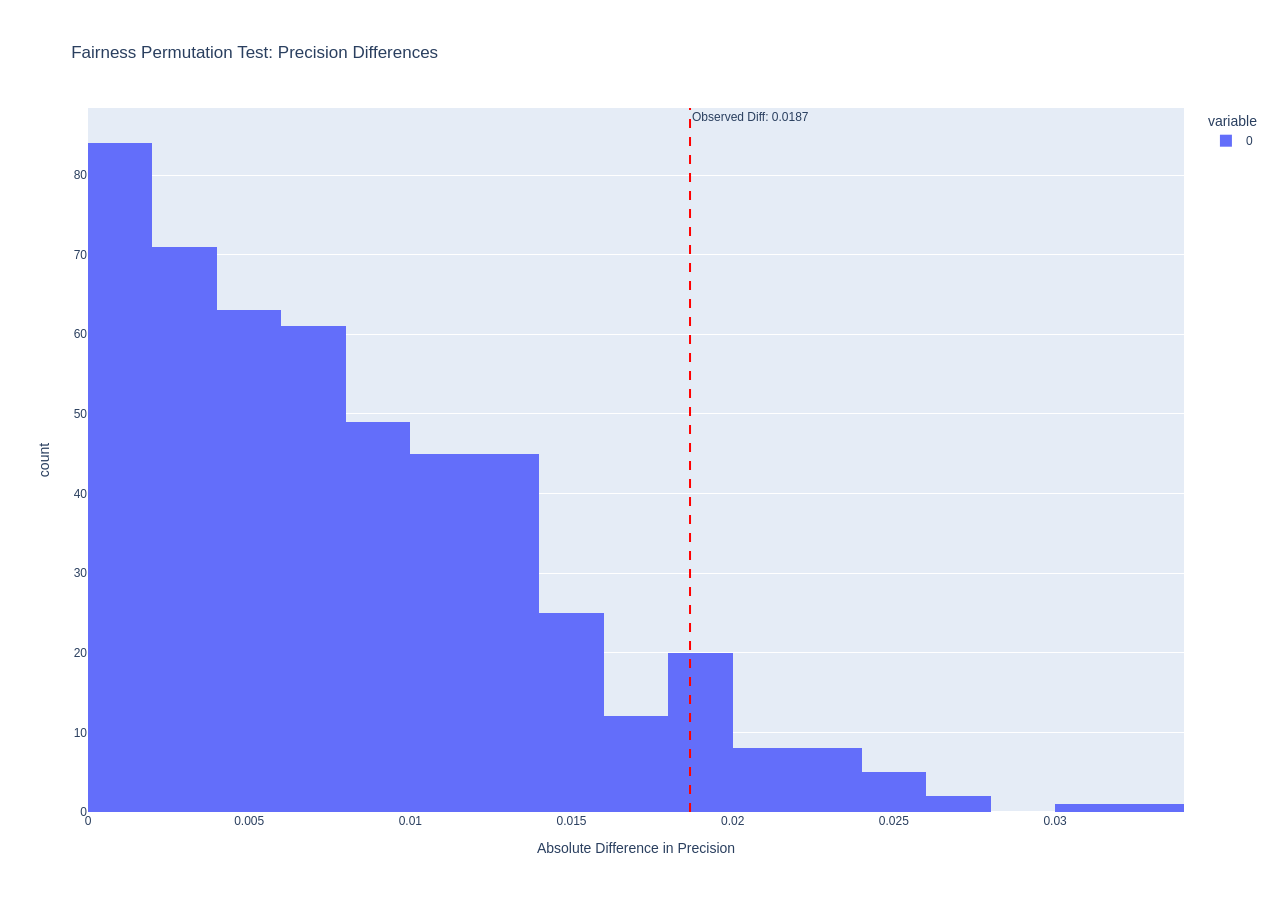
<file: assets/fairness_test.html>
<html>
<head><meta charset="utf-8" /></head>
<body>
    <div>                        <script type="text/javascript">window.PlotlyConfig = {MathJaxConfig: 'local'};</script>
        <script charset="utf-8" src="https://cdn.plot.ly/plotly-2.35.2.min.js"></script>                <div id="35aec1c1-62f2-42ce-82d0-68369f631bda" class="plotly-graph-div" style="height:100%; width:100%;"></div>            <script type="text/javascript">                                    window.PLOTLYENV=window.PLOTLYENV || {};                                    if (document.getElementById("35aec1c1-62f2-42ce-82d0-68369f631bda")) {                    Plotly.newPlot(                        "35aec1c1-62f2-42ce-82d0-68369f631bda",                        [{"alignmentgroup":"True","bingroup":"x","hovertemplate":"variable=0\u003cbr\u003eAbsolute Difference in Precision=%{x}\u003cbr\u003ecount=%{y}\u003cextra\u003e\u003c\u002fextra\u003e","legendgroup":"0","marker":{"color":"#636EFA","pattern":{"shape":""}},"name":"0","nbinsx":30,"offsetgroup":"0","orientation":"v","showlegend":true,"x":[0.01412794072768242,0.0008372925835188338,0.010330931864317439,0.005976779186374737,0.008746711620708725,0.0020691436194225643,0.010527382694581089,0.00201804704819597,0.018056966880814262,0.011166866183521917,0.0061308397126023095,0.008919464259761756,0.0008282426290213696,0.007478024652267989,0.005261571523830333,0.00394021541708145,0.013751786868851479,0.017997197982612678,0.01095893918229185,0.013617028412316268,0.0008601519194864071,0.0008612810206342081,0.014010842185841699,0.002004767985123279,0.019916663186745343,0.005350437546264186,0.008566039581746177,0.006892326574423069,0.011630484862565904,0.001016040052862266,0.001358779115942621,0.00628494250284406,0.0030847862824293637,0.017148189101497624,0.015941479800872904,0.00393609599338296,0.006891834334095015,0.014723825694667347,0.0016144060375119507,0.007590963844952059,0.008257259745742429,0.01003256910193795,0.00296889821444557,0.000813764302850184,0.013358272280209027,0.009701170229847955,0.0015549744975290603,0.004515911635078584,0.007998410685119417,0.0010816751926405743,0.010583099347668545,0.006276949597540549,0.00017293230713399943,0.010839239141283596,0.007507024737052892,0.0038798736220040375,0.032126199742725015,0.00993470595256396,0.014709934785033574,0.012318794218686424,0.009132586513558194,0.003093192280221535,0.0015868336133941785,0.007660441476321833,0.0173985509837431,0.00902163612814011,0.0031145293276767516,0.003339392433049815,0.0008540906732952269,0.0005553512674673078,0.019930436216124003,0.00933725275188424,0.008127489457649517,0.0068502349035139964,0.0010482361749669655,0.005442199109173096,0.005397919433755116,0.0004913851357710719,0.0018409139683944753,0.0010879891810640085,0.0010473428299474508,0.0005147667228634356,0.000803348356814837,0.012845228613933557,0.006373295603608442,0.0208201196582134,0.015803628881266518,0.0015140305662780795,0.02061322816137845,0.0025205642123409255,0.0054184256135318964,0.0030240256971606483,0.010638621521378622,0.009682427594170484,0.012156703023474491,0.007346715574885421,0.003894189703978812,0.0014239841171542755,0.010920012201786622,0.011302503296942268,0.002524727936010107,0.00048539877635245254,0.011985076093782077,0.012714174081661755,0.002874886851400138,0.015562881636326353,0.003065064361177705,0.005730394470095268,0.0007838045345632816,0.0018888596523173318,0.005035241787188505,0.008561567198598685,0.01263805395675599,0.011097909767573189,0.008895357364054335,0.006761010093161435,0.004304779185811181,0.013157598531489234,0.012010499672022501,0.0027714175481937664,0.00041859740245075994,0.0007331957202063588,0.013071664640363356,0.018214914565251816,0.00789775516281066,0.015421281165509226,0.003424166821511365,0.007605434853398041,0.008035934496656849,0.0015698974530073961,0.002485577318682375,0.010694930626205301,0.0044856102681103405,0.02444187019047972,0.004131595698988688,0.0025531147085094963,0.0067739018315020605,0.000852328457190854,0.006863698046565614,0.0061746151086335965,0.009120967227259524,0.0009056479564980568,0.0049755235791850705,0.004316041478473531,0.01122361233654956,0.01879363965255254,0.0017982487162617744,0.0038917980882307024,0.003969515573718718,0.001072067948073574,0.004072617345657226,0.010993056405705692,0.0008237997406741471,0.0035022798446396886,0.002335963612675185,0.0031879424305842896,0.00026726950252120574,0.0012136708975534205,0.0077310876026108755,0.0004095623281699101,0.01532944206659359,0.006728113570242722,0.015184921593917489,0.012452086090765646,0.0151294236479258,0.004830346391357376,0.00591463947601123,0.005709077815786001,0.018592498302108962,0.003745981356818806,0.023462873086743996,0.023081726236022115,0.008708736729717614,0.009981004981408748,0.018626953808903224,0.0035520800621057225,0.004930954088596007,0.0006405564643879869,0.014761515163947858,0.0036007929307146913,0.006158202221521969,0.013175473219141032,0.0028894745943467415,0.027909288573126134,0.0038390100750866907,0.00038289755622855637,0.020522255391901223,0.01018409210432425,0.005613010203569635,0.02209972463549348,0.007485661946032063,0.022183591703363037,0.013622083021147757,0.021580628660329837,0.01978959941496572,0.0026221646226903816,0.020976878747977823,0.01165457624244659,0.0046154832780588295,0.007733393069487171,0.011106477639154622,0.005189811624856988,0.0002804597777460449,0.004770045554846725,0.009596652999374511,0.01980880305982946,0.004976298966744119,0.007373657209385209,0.01338773022927009,0.0011002486184096272,0.01991399305382313,0.00027660732401579846,0.011502897430759829,0.012004965786985955,0.020636611317894404,0.008725656482105548,0.009333133988808862,0.006902897222389681,0.003004930787176008,0.005640308312266251,0.0026631098286745702,0.0157309429120297,0.012059998098243097,0.01143663481372792,0.00822572780787878,0.00716080661870544,0.003585859309230832,0.009266828670375982,0.008151287324839163,0.005370449781146092,0.010878001291992567,0.004180380639467685,0.01262258634810609,0.016800063517266484,0.0042400793668944115,0.002890149839743228,0.01299288798073428,0.006419799219007594,0.009589159256206958,7.436018095097197e-05,0.006022137566544572,0.013534825116818139,0.0036536140540793793,0.010051565034393528,0.012846341631477687,0.009167396457128829,0.0011094829079324464,0.00326516493175244,0.0025952242148189475,0.004867907122988235,0.015763972960119776,0.0009957004059110153,0.0007371478129901687,0.004117950913938295,0.011145979844897735,0.012617689585640246,0.01381493001654388,5.875251917286661e-05,0.0011430398982905654,0.008689485569260191,0.008596980616395689,0.0014944721351919377,0.01906270729186943,0.013269199038359103,0.019192689329990298,0.012600983662432008,0.00024381564630193697,0.004617926351196955,0.012476989173500375,0.007121369652546283,0.0036184987038736516,0.012908089965726122,0.0026129432053689783,0.015556731976727467,0.012036625885269991,0.012349521765366966,0.013967149149729408,0.014931424342549016,0.00714967583271342,0.001242268440220129,0.0025188904700459425,0.003732967900474171,0.0036469139062021982,0.007686280758534392,0.006590924463918846,0.004588128362374322,0.0014671742938831,0.016936657632691587,0.006711760225466379,0.018166932372623457,0.0037529703888590227,0.007523548743798458,0.00485432475805625,0.0031158267674704643,0.01502270050176746,0.015697587548830327,0.015586758922249477,0.005010775590200467,0.0051287720706247875,0.01841549123615116,0.016451456401289866,0.0047301147547685884,0.011634385419095783,0.00670120064412616,0.02599772162002123,0.004649328310119549,0.003665388690097471,0.000607541822879476,0.0025137801654069314,0.005503800366241984,0.017600505764799212,0.0014541605564010185,0.011329008240006044,0.01457343071026218,0.004040871722276407,0.004670451075335924,0.004102485087412289,0.0032917269710902586,0.01929174645141285,0.022989540518377205,0.0041203139384106136,0.011383308720887775,0.001230967747738343,0.0022331322608419857,0.006356272992664724,0.0019104209656504167,0.022956347569420554,0.006165799783675152,0.003131455016690987,0.005798884169193386,0.013754296395798282,0.017588836167678035,0.0172761871231083,0.0034487260486266713,0.005567634545174283,0.009377275690594877,0.011344365251252264,0.0018116513229869957,0.019522747769453508,0.02375174643774358,0.008683636542419881,0.027875609919518873,0.016696498878488453,0.03030570768268026,0.006496687917730948,0.009932955818831135,0.005327030478935013,0.008310504660392182,0.018792262508794733,0.0002737918855471033,0.00048717543587717405,0.011847333403107618,0.006868545027998274,0.009689055475499031,0.00815452357666524,0.004776113132440751,0.00027717347671052384,0.006750887208767153,0.00943350849572644,0.0017083003692314191,0.01264433642890872,0.004505751483626863,0.011689360231353585,0.01060871919808759,0.011493554550095375,0.00849746620793812,0.024270576520899256,0.00572404948598404,0.005380645592620303,0.015134209230248996,0.003009844324656785,0.014229664569620493,0.0012080638313854974,0.0022934356644536136,0.010616170571738248,0.012045340723931264,0.013401350831685033,0.007055134536084751,0.008460075404560174,0.0014333718853160038,0.0017924865664753487,0.003524740395089432,0.008103637777590156,0.0040767230781662,0.005498575175987952,0.01802468064033691,0.00787042808338545,0.0069152402302254945,0.00042113564261936354,0.007276470872229712,0.0018313681403998583,0.011146982203593891,0.018290055638707114,0.006186680186700322,0.006746264184949058,0.007162431216758747,0.011981615063323625,0.0006247125531951836,0.012111228971942167,0.0035004317326502443,0.007550172873204142,0.0034482960251065453,0.008939340755982128,0.01801043069906061,0.004258477327314547,0.0037382009133084537,0.0006640107642752469,0.0014319391080537258,0.01013404174894672,0.00296837879804257,0.002497033314271646,0.00547229580521591,0.013785037672007006,0.005874597754648381,0.0009203849261104624,0.006807028609152832,0.010758082147494519,0.006257623520309008,0.007663630825352263,0.0062745870199363285,0.0075843320237407585,0.011387019003579524,0.013694495119212502,0.01168788030257828,0.0010791199887484337,0.009366307341870717,0.0005166221654967496,0.0009714539914867926,0.010866385353035857,0.004113661908046629,0.0010789256333035846,0.00885189549569576,0.012406273865643191,0.0016386348680713647,0.002998487084736823,0.015205140911756732,0.00636143586656257,0.003573428414008095,0.007622533904653173,0.00597349234882838,0.008670501305169886,0.009064914803224466,0.008523085477003312,0.004509556830350259,0.007770149765533141,0.0026460542997888137,0.008456246796344824,0.0055889258625763105,0.0035683566129866007,0.0066525285773475495,0.003975573907760044,0.004053571760071928,0.008549966129684172,0.010424242493799252,0.0021354701298472722,0.010293049646901253,0.003220976015396726,0.012010125138073091,0.008483051439303169,0.003662303493793928,0.009461655258300117,0.00989566751420079,0.0018366872186613703,0.024056609607783552,0.003986077383083542,0.014563246009213215,0.005077687010000442,0.016462582180960972,0.016878397448458204,0.015095897925531898,0.012243460737433653,0.00048064742432241125,0.020520571538115484,0.011443123960724444,0.013410344355997195,0.002417101935875965,0.022708402093524982,0.001821468625776479,0.005707826700437346,0.0016466426847857596,0.010026856563749353,0.0071131420723592464,0.020419179387675346,0.001723720735329226,0.006050310251020652,0.013273830836648126,0.0011325982976906346,0.012343578484555695,0.006876075316655794,0.01346726202576043,0.012975832286354239,0.004040374494197807,0.005193018975405028,0.0009644461585787134,0.011011425764451244,0.003483945861708526,0.0013525965286572683,0.025795258502463225,0.008987671842400236,0.0007097052471104481],"xaxis":"x","yaxis":"y","type":"histogram"}],                        {"template":{"data":{"histogram2dcontour":[{"type":"histogram2dcontour","colorbar":{"outlinewidth":0,"ticks":""},"colorscale":[[0.0,"#0d0887"],[0.1111111111111111,"#46039f"],[0.2222222222222222,"#7201a8"],[0.3333333333333333,"#9c179e"],[0.4444444444444444,"#bd3786"],[0.5555555555555556,"#d8576b"],[0.6666666666666666,"#ed7953"],[0.7777777777777778,"#fb9f3a"],[0.8888888888888888,"#fdca26"],[1.0,"#f0f921"]]}],"choropleth":[{"type":"choropleth","colorbar":{"outlinewidth":0,"ticks":""}}],"histogram2d":[{"type":"histogram2d","colorbar":{"outlinewidth":0,"ticks":""},"colorscale":[[0.0,"#0d0887"],[0.1111111111111111,"#46039f"],[0.2222222222222222,"#7201a8"],[0.3333333333333333,"#9c179e"],[0.4444444444444444,"#bd3786"],[0.5555555555555556,"#d8576b"],[0.6666666666666666,"#ed7953"],[0.7777777777777778,"#fb9f3a"],[0.8888888888888888,"#fdca26"],[1.0,"#f0f921"]]}],"heatmap":[{"type":"heatmap","colorbar":{"outlinewidth":0,"ticks":""},"colorscale":[[0.0,"#0d0887"],[0.1111111111111111,"#46039f"],[0.2222222222222222,"#7201a8"],[0.3333333333333333,"#9c179e"],[0.4444444444444444,"#bd3786"],[0.5555555555555556,"#d8576b"],[0.6666666666666666,"#ed7953"],[0.7777777777777778,"#fb9f3a"],[0.8888888888888888,"#fdca26"],[1.0,"#f0f921"]]}],"heatmapgl":[{"type":"heatmapgl","colorbar":{"outlinewidth":0,"ticks":""},"colorscale":[[0.0,"#0d0887"],[0.1111111111111111,"#46039f"],[0.2222222222222222,"#7201a8"],[0.3333333333333333,"#9c179e"],[0.4444444444444444,"#bd3786"],[0.5555555555555556,"#d8576b"],[0.6666666666666666,"#ed7953"],[0.7777777777777778,"#fb9f3a"],[0.8888888888888888,"#fdca26"],[1.0,"#f0f921"]]}],"contourcarpet":[{"type":"contourcarpet","colorbar":{"outlinewidth":0,"ticks":""}}],"contour":[{"type":"contour","colorbar":{"outlinewidth":0,"ticks":""},"colorscale":[[0.0,"#0d0887"],[0.1111111111111111,"#46039f"],[0.2222222222222222,"#7201a8"],[0.3333333333333333,"#9c179e"],[0.4444444444444444,"#bd3786"],[0.5555555555555556,"#d8576b"],[0.6666666666666666,"#ed7953"],[0.7777777777777778,"#fb9f3a"],[0.8888888888888888,"#fdca26"],[1.0,"#f0f921"]]}],"surface":[{"type":"surface","colorbar":{"outlinewidth":0,"ticks":""},"colorscale":[[0.0,"#0d0887"],[0.1111111111111111,"#46039f"],[0.2222222222222222,"#7201a8"],[0.3333333333333333,"#9c179e"],[0.4444444444444444,"#bd3786"],[0.5555555555555556,"#d8576b"],[0.6666666666666666,"#ed7953"],[0.7777777777777778,"#fb9f3a"],[0.8888888888888888,"#fdca26"],[1.0,"#f0f921"]]}],"mesh3d":[{"type":"mesh3d","colorbar":{"outlinewidth":0,"ticks":""}}],"scatter":[{"fillpattern":{"fillmode":"overlay","size":10,"solidity":0.2},"type":"scatter"}],"parcoords":[{"type":"parcoords","line":{"colorbar":{"outlinewidth":0,"ticks":""}}}],"scatterpolargl":[{"type":"scatterpolargl","marker":{"colorbar":{"outlinewidth":0,"ticks":""}}}],"bar":[{"error_x":{"color":"#2a3f5f"},"error_y":{"color":"#2a3f5f"},"marker":{"line":{"color":"#E5ECF6","width":0.5},"pattern":{"fillmode":"overlay","size":10,"solidity":0.2}},"type":"bar"}],"scattergeo":[{"type":"scattergeo","marker":{"colorbar":{"outlinewidth":0,"ticks":""}}}],"scatterpolar":[{"type":"scatterpolar","marker":{"colorbar":{"outlinewidth":0,"ticks":""}}}],"histogram":[{"marker":{"pattern":{"fillmode":"overlay","size":10,"solidity":0.2}},"type":"histogram"}],"scattergl":[{"type":"scattergl","marker":{"colorbar":{"outlinewidth":0,"ticks":""}}}],"scatter3d":[{"type":"scatter3d","line":{"colorbar":{"outlinewidth":0,"ticks":""}},"marker":{"colorbar":{"outlinewidth":0,"ticks":""}}}],"scattermapbox":[{"type":"scattermapbox","marker":{"colorbar":{"outlinewidth":0,"ticks":""}}}],"scatterternary":[{"type":"scatterternary","marker":{"colorbar":{"outlinewidth":0,"ticks":""}}}],"scattercarpet":[{"type":"scattercarpet","marker":{"colorbar":{"outlinewidth":0,"ticks":""}}}],"carpet":[{"aaxis":{"endlinecolor":"#2a3f5f","gridcolor":"white","linecolor":"white","minorgridcolor":"white","startlinecolor":"#2a3f5f"},"baxis":{"endlinecolor":"#2a3f5f","gridcolor":"white","linecolor":"white","minorgridcolor":"white","startlinecolor":"#2a3f5f"},"type":"carpet"}],"table":[{"cells":{"fill":{"color":"#EBF0F8"},"line":{"color":"white"}},"header":{"fill":{"color":"#C8D4E3"},"line":{"color":"white"}},"type":"table"}],"barpolar":[{"marker":{"line":{"color":"#E5ECF6","width":0.5},"pattern":{"fillmode":"overlay","size":10,"solidity":0.2}},"type":"barpolar"}],"pie":[{"automargin":true,"type":"pie"}]},"layout":{"autotypenumbers":"strict","colorway":["#636efa","#EF553B","#00cc96","#ab63fa","#FFA15A","#19d3f3","#FF6692","#B6E880","#FF97FF","#FECB52"],"font":{"color":"#2a3f5f"},"hovermode":"closest","hoverlabel":{"align":"left"},"paper_bgcolor":"white","plot_bgcolor":"#E5ECF6","polar":{"bgcolor":"#E5ECF6","angularaxis":{"gridcolor":"white","linecolor":"white","ticks":""},"radialaxis":{"gridcolor":"white","linecolor":"white","ticks":""}},"ternary":{"bgcolor":"#E5ECF6","aaxis":{"gridcolor":"white","linecolor":"white","ticks":""},"baxis":{"gridcolor":"white","linecolor":"white","ticks":""},"caxis":{"gridcolor":"white","linecolor":"white","ticks":""}},"coloraxis":{"colorbar":{"outlinewidth":0,"ticks":""}},"colorscale":{"sequential":[[0.0,"#0d0887"],[0.1111111111111111,"#46039f"],[0.2222222222222222,"#7201a8"],[0.3333333333333333,"#9c179e"],[0.4444444444444444,"#bd3786"],[0.5555555555555556,"#d8576b"],[0.6666666666666666,"#ed7953"],[0.7777777777777778,"#fb9f3a"],[0.8888888888888888,"#fdca26"],[1.0,"#f0f921"]],"sequentialminus":[[0.0,"#0d0887"],[0.1111111111111111,"#46039f"],[0.2222222222222222,"#7201a8"],[0.3333333333333333,"#9c179e"],[0.4444444444444444,"#bd3786"],[0.5555555555555556,"#d8576b"],[0.6666666666666666,"#ed7953"],[0.7777777777777778,"#fb9f3a"],[0.8888888888888888,"#fdca26"],[1.0,"#f0f921"]],"diverging":[[0,"#8e0152"],[0.1,"#c51b7d"],[0.2,"#de77ae"],[0.3,"#f1b6da"],[0.4,"#fde0ef"],[0.5,"#f7f7f7"],[0.6,"#e6f5d0"],[0.7,"#b8e186"],[0.8,"#7fbc41"],[0.9,"#4d9221"],[1,"#276419"]]},"xaxis":{"gridcolor":"white","linecolor":"white","ticks":"","title":{"standoff":15},"zerolinecolor":"white","automargin":true,"zerolinewidth":2},"yaxis":{"gridcolor":"white","linecolor":"white","ticks":"","title":{"standoff":15},"zerolinecolor":"white","automargin":true,"zerolinewidth":2},"scene":{"xaxis":{"backgroundcolor":"#E5ECF6","gridcolor":"white","linecolor":"white","showbackground":true,"ticks":"","zerolinecolor":"white","gridwidth":2},"yaxis":{"backgroundcolor":"#E5ECF6","gridcolor":"white","linecolor":"white","showbackground":true,"ticks":"","zerolinecolor":"white","gridwidth":2},"zaxis":{"backgroundcolor":"#E5ECF6","gridcolor":"white","linecolor":"white","showbackground":true,"ticks":"","zerolinecolor":"white","gridwidth":2}},"shapedefaults":{"line":{"color":"#2a3f5f"}},"annotationdefaults":{"arrowcolor":"#2a3f5f","arrowhead":0,"arrowwidth":1},"geo":{"bgcolor":"white","landcolor":"#E5ECF6","subunitcolor":"white","showland":true,"showlakes":true,"lakecolor":"white"},"title":{"x":0.05},"mapbox":{"style":"light"}}},"xaxis":{"anchor":"y","domain":[0.0,1.0],"title":{"text":"Absolute Difference in Precision"}},"yaxis":{"anchor":"x","domain":[0.0,1.0],"title":{"text":"count"}},"legend":{"title":{"text":"variable"},"tracegroupgap":0},"title":{"text":"Fairness Permutation Test: Precision Differences"},"barmode":"relative","shapes":[{"line":{"color":"red","dash":"dash"},"type":"line","x0":0.018675995387836375,"x1":0.018675995387836375,"xref":"x","y0":0,"y1":1,"yref":"y domain"}],"annotations":[{"showarrow":false,"text":"Observed Diff: 0.0187","x":0.018675995387836375,"xanchor":"left","xref":"x","y":1,"yanchor":"top","yref":"y domain"}]},                        {"responsive": true}                    )                };                            </script>        </div>
</body>
</html>
</file>
